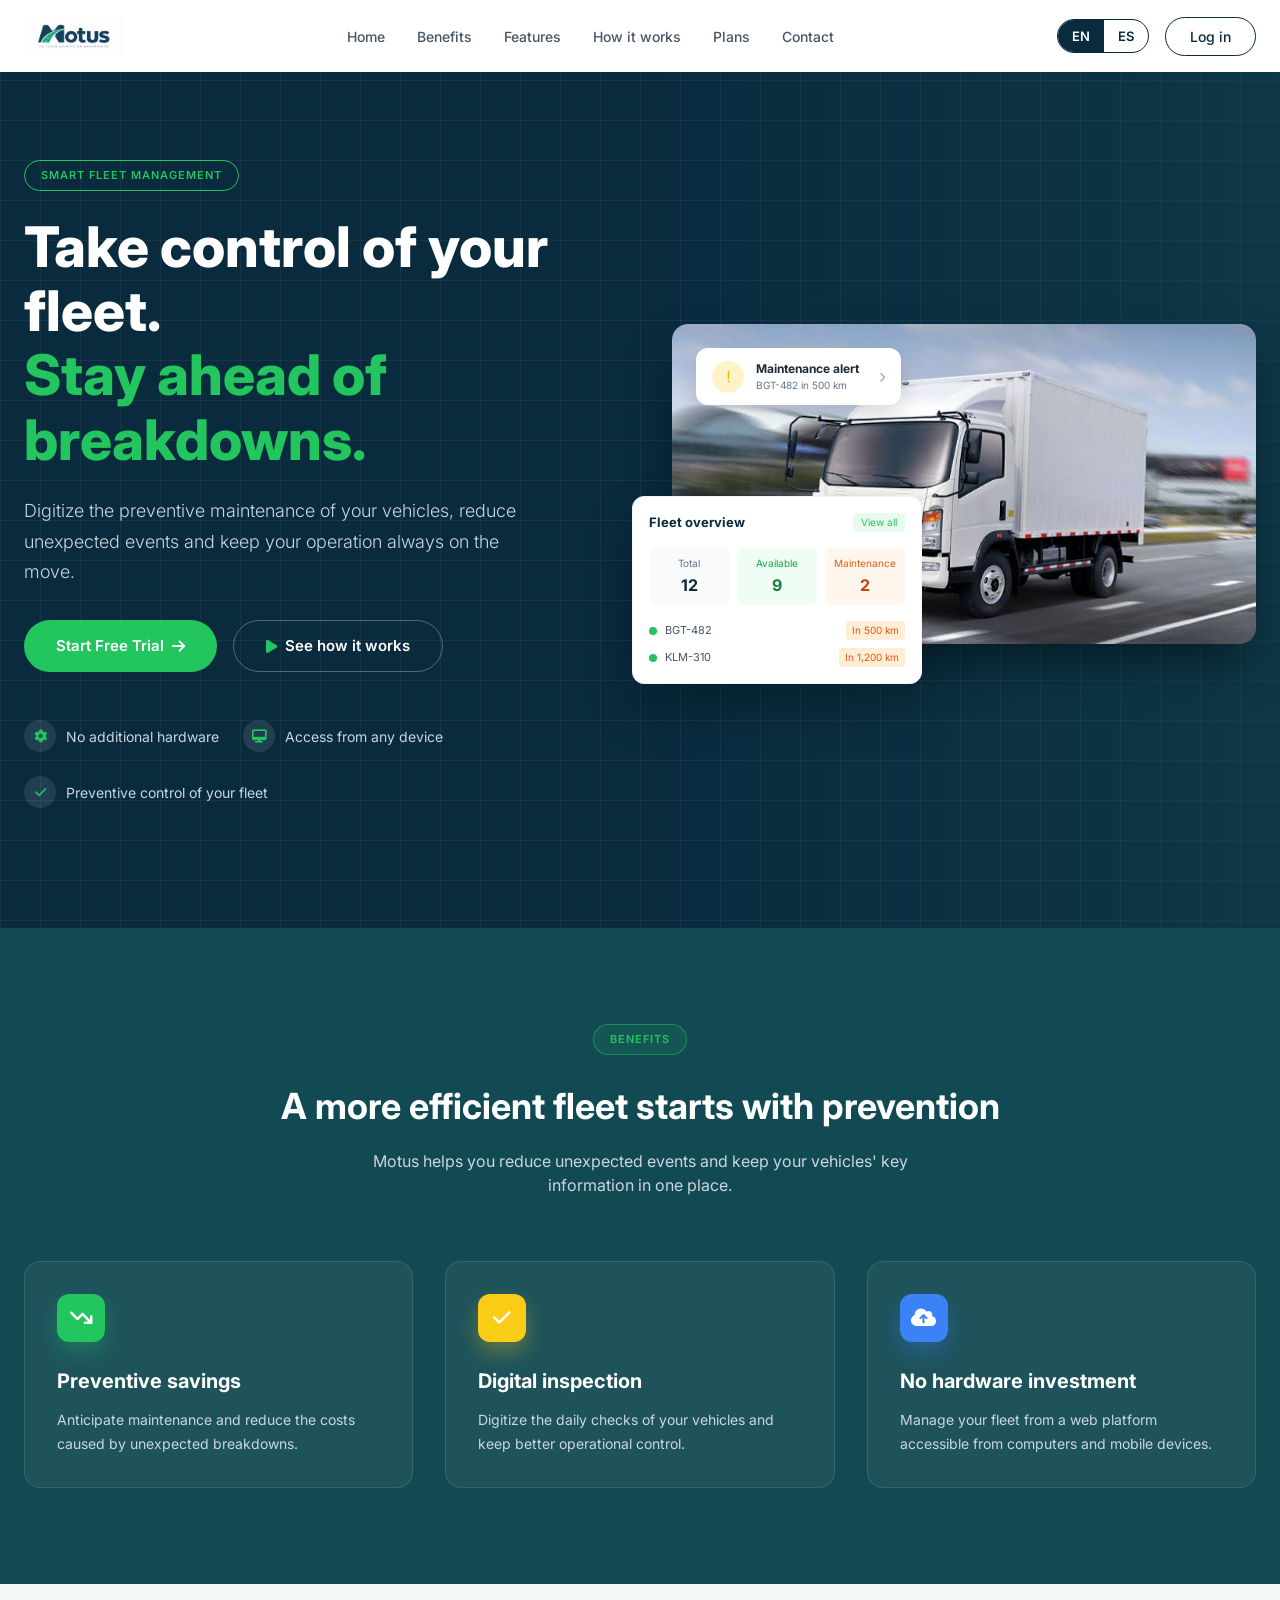
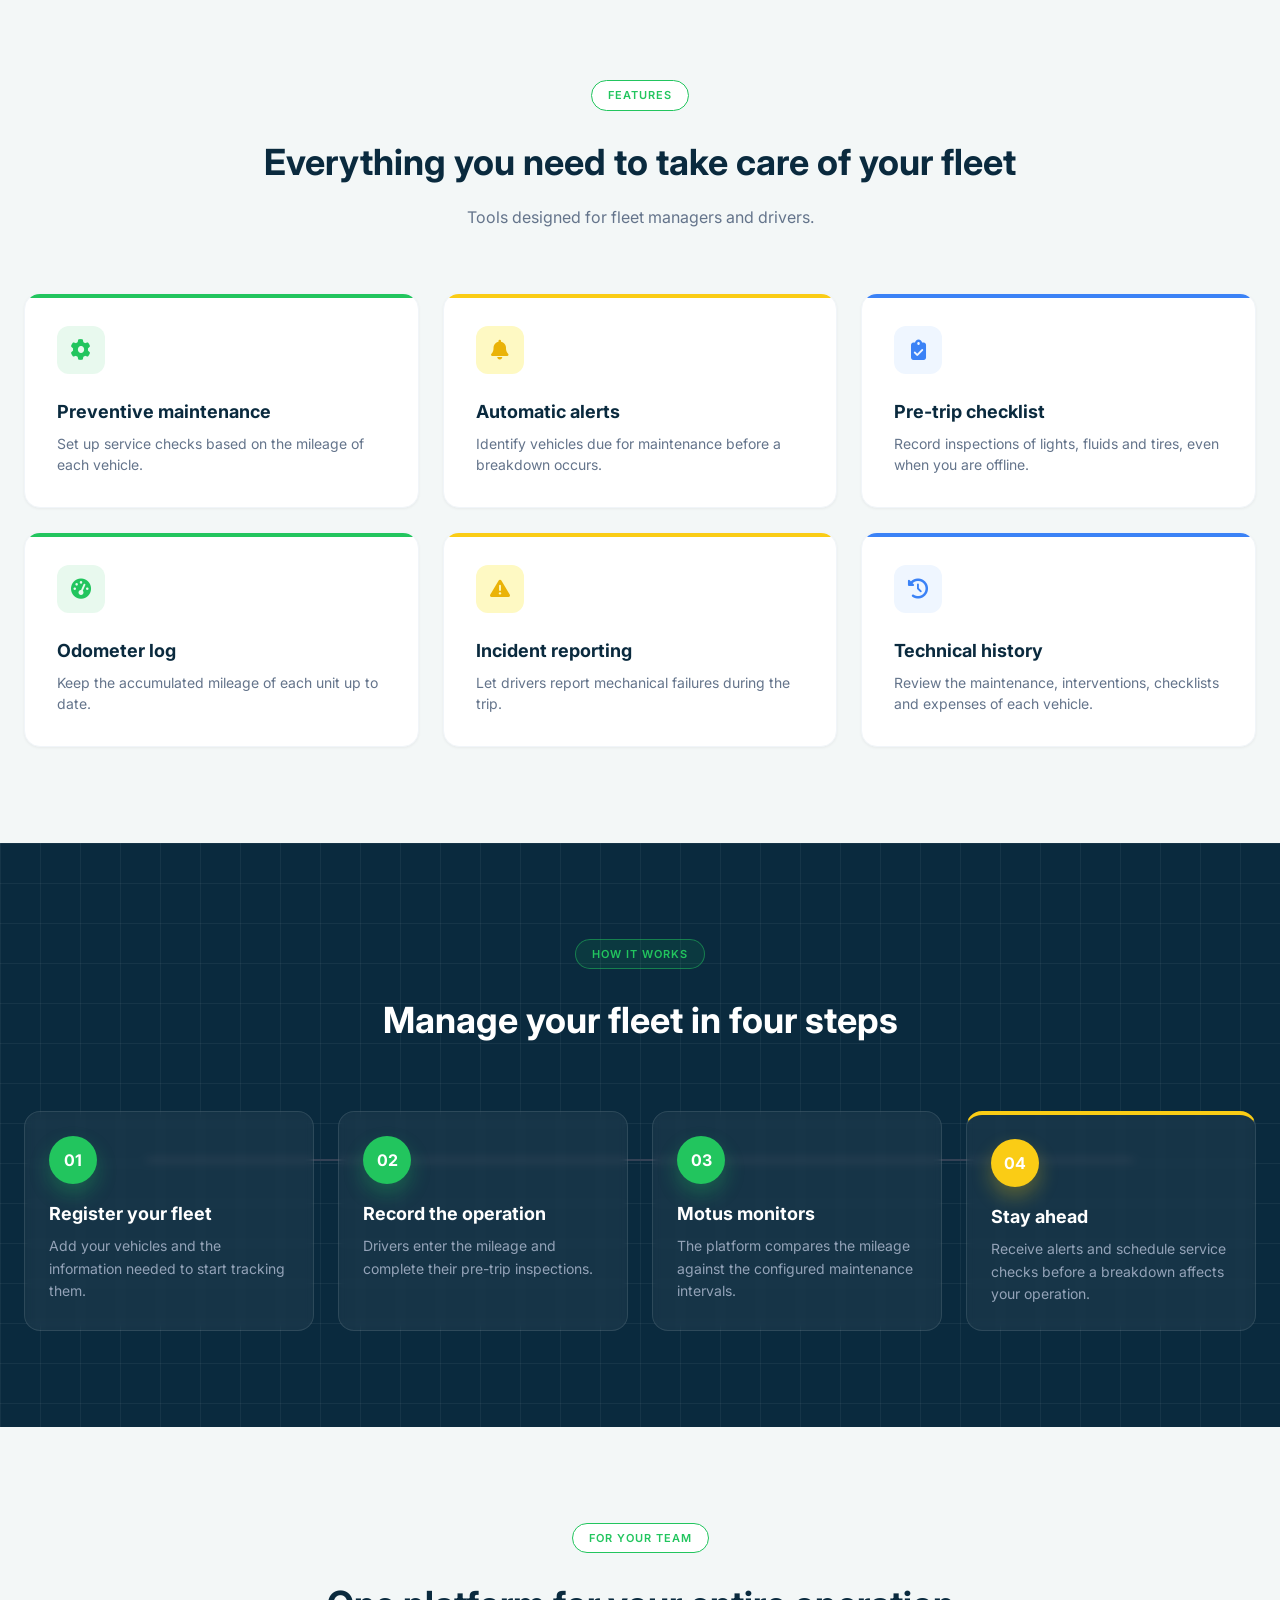
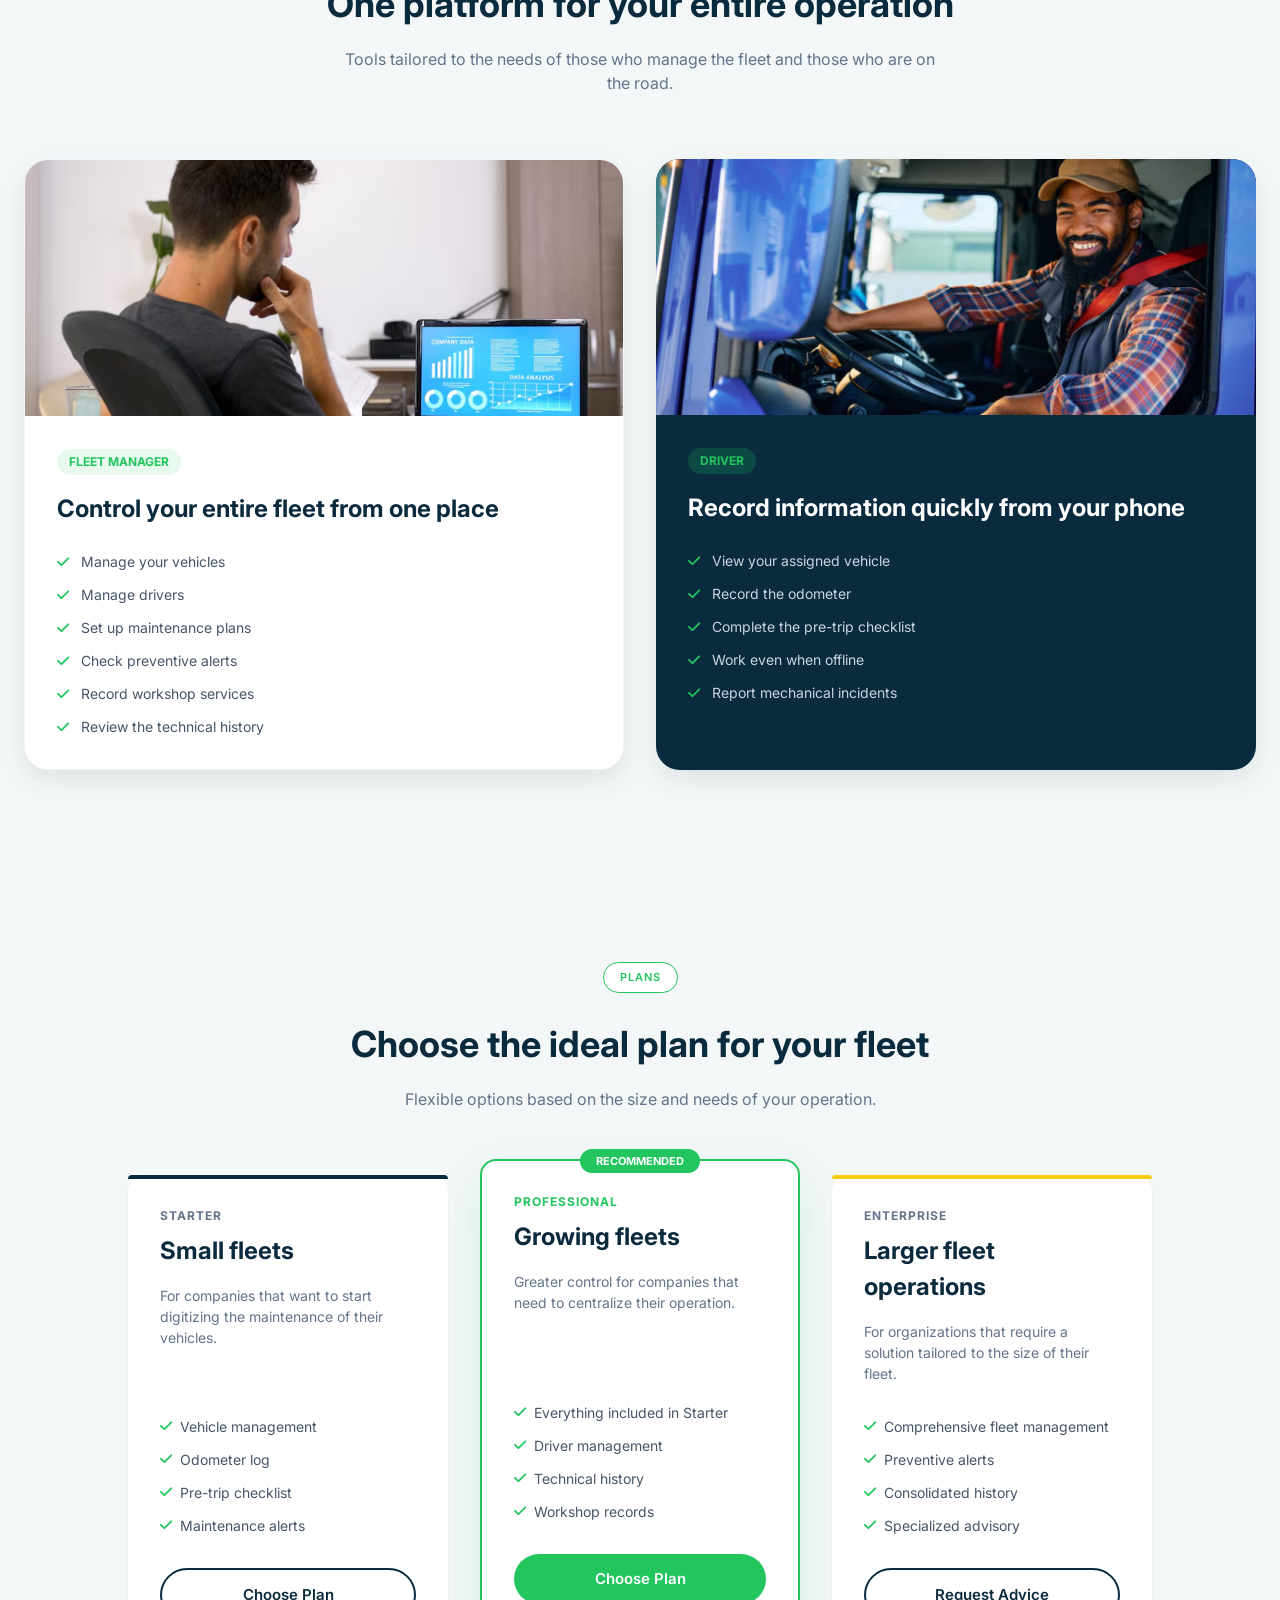
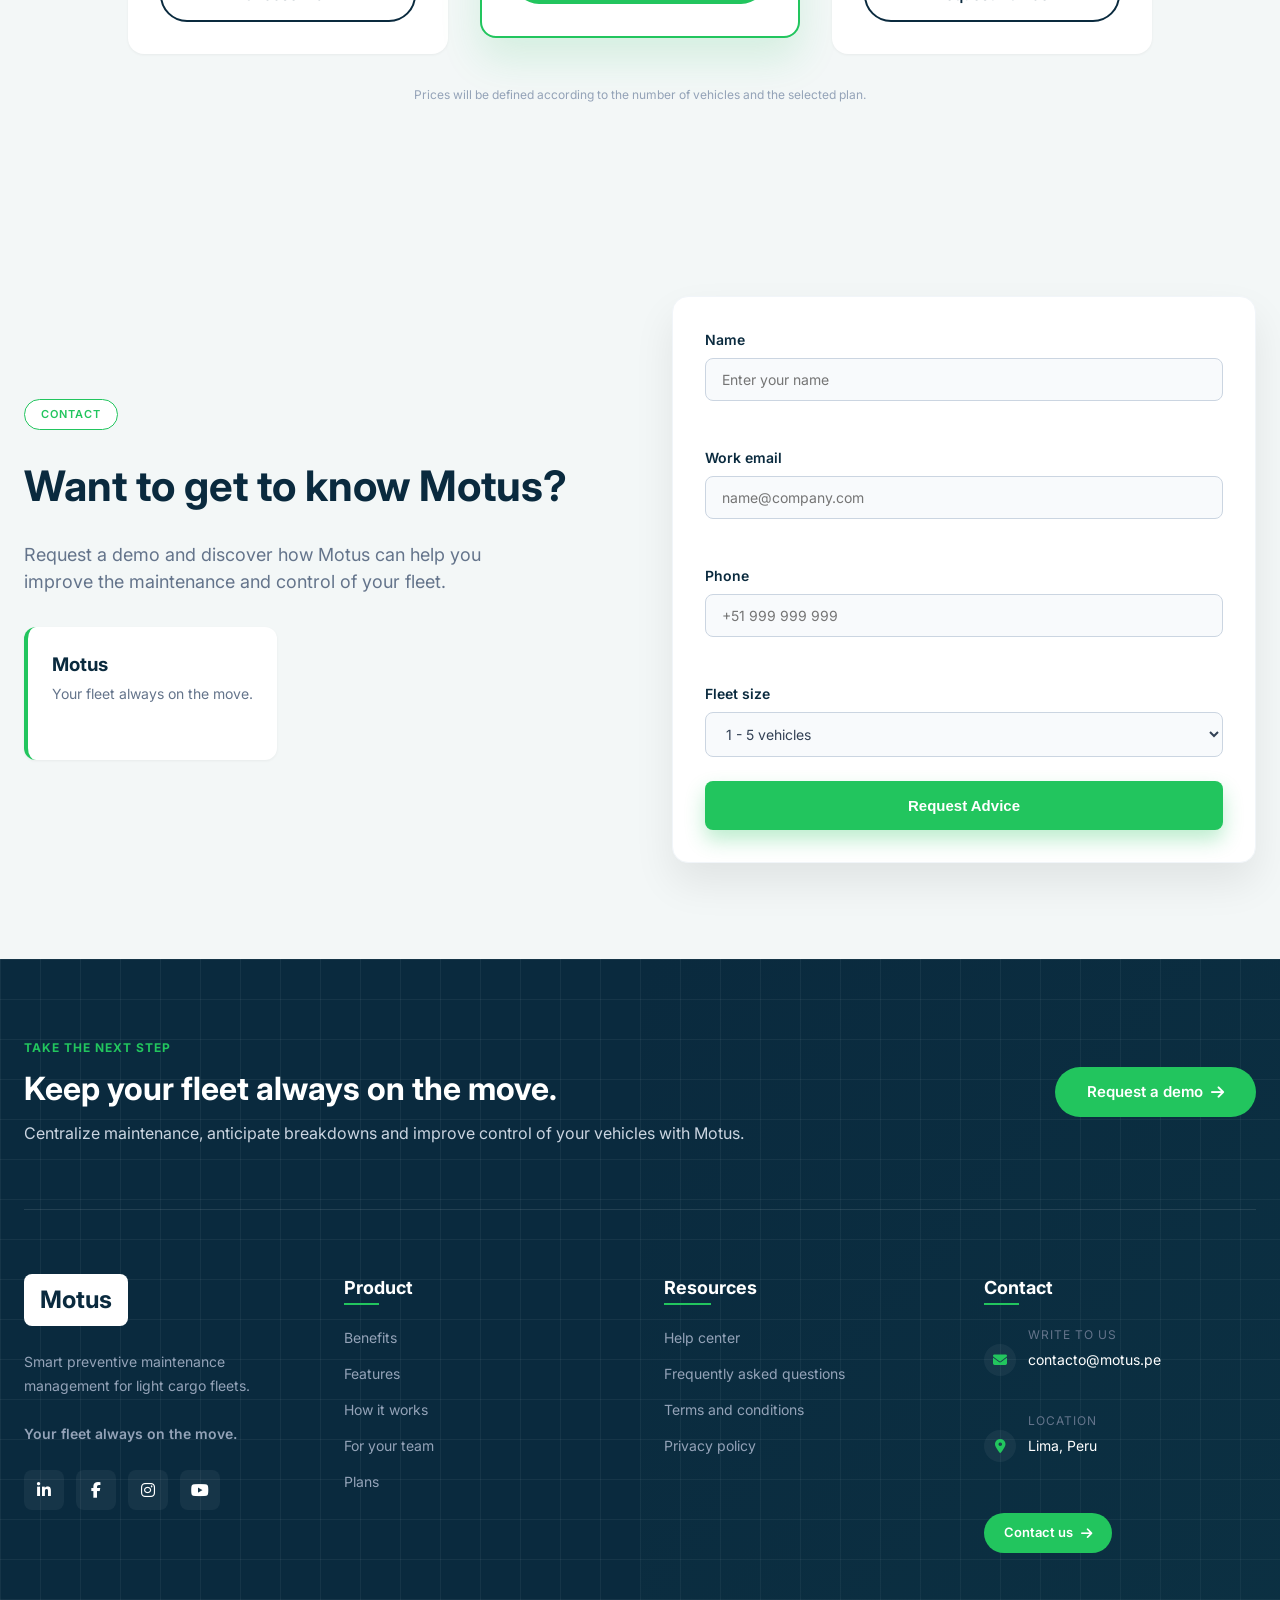
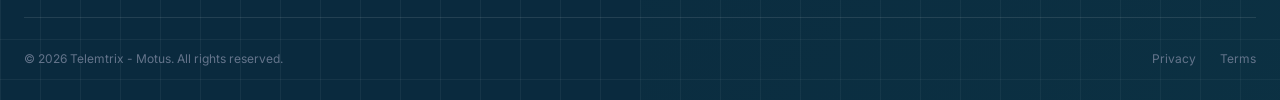
<file: index.html>
<!DOCTYPE html>
<html lang="en-US">
<head>
    <meta charset="UTF-8">
    <meta name="viewport" content="width=device-width, initial-scale=1.0">
    <title data-i18n="meta.title">Motus - Smart Fleet Management</title>
    <link rel="stylesheet" href="styles/styles.css">
</head>
<body>

    <nav class="navbar">
        <div class="container">
            <div class="logo">
                <img src="img/Motus-Logo.png" alt="Motus Logo">
            </div>
            
            <div class="nav-links" id="nav-links">
                <a href="#inicio" data-i18n="nav.home">Home</a>
                <a href="#beneficios" data-i18n="nav.benefits">Benefits</a>
                <a href="#funcionalidades" data-i18n="nav.features">Features</a>
                <a href="#como-funciona" data-i18n="nav.how">How it works</a>
                <a href="#planes" data-i18n="nav.plans">Plans</a>
                <a href="#contacto" data-i18n="nav.contact">Contact</a>
            </div>

            <div class="nav-actions">
                <div class="lang-switch" role="group" aria-label="Language / Idioma">
                    <button type="button" class="lang-btn active" data-lang="en" aria-pressed="true">EN</button>
                    <button type="button" class="lang-btn" data-lang="es" aria-pressed="false">ES</button>
                </div>
                <a href="https://upc-pre-202620-1asi0729-7769-telemtrix.github.io/Telemtrix-FrontEnd/" class="nav-btn-login" data-i18n="nav.login">Log in</a>
            </div>

            <button type="button" class="menu-toggle" aria-label="Open menu" data-i18n-aria-label="nav.menu" aria-expanded="false" aria-controls="nav-links">
                <i class="fa-solid fa-bars"></i>
            </button>
        </div>
    </nav>

    <section id="inicio" class="hero bg-grid-pattern">
        <div class="container">
            <div class="hero-content">
                <div class="hero-text">
                    <span class="badge badge-outline-primary" data-i18n="hero.badge">Smart Fleet Management</span>
                    <h1><span data-i18n="hero.title1">Take control of your fleet.</span><br><span class="text-primary" data-i18n="hero.title2">Stay ahead of breakdowns.</span></h1>
                    <p data-i18n="hero.text">Digitize the preventive maintenance of your vehicles, reduce unexpected events and keep your operation always on the move.</p>
                    
                    <div class="hero-buttons">
                        <a href="https://upc-pre-202620-1asi0729-7769-telemtrix.github.io/Telemtrix-FrontEnd/" class="btn btn-primary"><span data-i18n="cta.trial">Start Free Trial</span> <i class="fa-solid fa-arrow-right"></i></a>
                        <a href="#como-funciona" class="btn btn-outline-white"><i class="fa-solid fa-play text-primary"></i> <span data-i18n="cta.how">See how it works</span></a>
                    </div>

                    <div class="hero-features">
                        <div class="hero-feature-item">
                            <div class="hero-feature-icon"><i class="fa-solid fa-gear"></i></div>
                            <span data-i18n="hero.feat1">No additional hardware</span>
                        </div>
                        <div class="hero-feature-item">
                            <div class="hero-feature-icon"><i class="fa-solid fa-desktop"></i></div>
                            <span data-i18n="hero.feat2">Access from any device</span>
                        </div>
                        <div class="hero-feature-item">
                            <div class="hero-feature-icon"><i class="fa-solid fa-check"></i></div>
                            <span data-i18n="hero.feat3">Preventive control of your fleet</span>
                        </div>
                    </div>
                </div>

                <div class="hero-image">
                    <div class="hero-image-wrapper">
                        <img src="img/hero-truck.jpg" alt="Motus fleet" data-i18n-alt="alt.heroImage">
                        
                        <div class="floating-alert">
                            <div class="alert-icon"><i class="fa-solid fa-exclamation"></i></div>
                            <div class="alert-text">
                                <h4 data-i18n="hero.alertTitle">Maintenance alert</h4>
                                <p data-i18n="hero.alertText">BGT-482 in 500 km</p>
                            </div>
                            <i class="fa-solid fa-chevron-right" style="color:#94a3b8; font-size:10px; margin-left:8px;"></i>
                        </div>

                        <div class="floating-dashboard">
                            <div class="dashboard-header">
                                <h4 data-i18n="hero.dashTitle">Fleet overview</h4>
                                <span data-i18n="hero.dashAll">View all</span>
                            </div>
                            <div class="dashboard-grid">
                                <div class="dashboard-stat stat-total">
                                    <p>Total</p>
                                    <p>12</p>
                                </div>
                                <div class="dashboard-stat stat-available">
                                    <p data-i18n="hero.dashAvailable">Available</p>
                                    <p>9</p>
                                </div>
                                <div class="dashboard-stat stat-maintenance">
                                    <p data-i18n="hero.dashMaintenance">Maintenance</p>
                                    <p>2</p>
                                </div>
                            </div>
                            <div class="dashboard-list">
                                <div class="dashboard-list-item">
                                    <div class="dot"></div>
                                    <span class="vehicle-id">BGT-482</span>
                                    <span class="vehicle-status" data-i18n="hero.dashItem1">In 500 km</span>
                                </div>
                                <div class="dashboard-list-item">
                                    <div class="dot"></div>
                                    <span class="vehicle-id">KLM-310</span>
                                    <span class="vehicle-status" data-i18n="hero.dashItem2">In 1,200 km</span>
                                </div>
                            </div>
                        </div>
                    </div>
                </div>
            </div>
        </div>
    </section>

    <section id="beneficios" class="section bg-teal">
        <div class="container">
            <div class="section-header">
                <span class="badge badge-outline-primary-dark" data-i18n="nav.benefits">Benefits</span>
                <h2 class="text-white" data-i18n="benefits.title">A more efficient fleet starts with prevention</h2>
                <p class="text-white" style="color:#cbd5e1 !important;" data-i18n="benefits.text">Motus helps you reduce unexpected events and keep your vehicles' key information in one place.</p>
            </div>

            <div class="benefits-grid">
                <div class="benefit-card">
                    <div class="benefit-icon benefit-icon-green"><i class="fa-solid fa-arrow-trend-down"></i></div>
                    <h3 data-i18n="benefits.card1Title">Preventive savings</h3>
                    <p data-i18n="benefits.card1Text">Anticipate maintenance and reduce the costs caused by unexpected breakdowns.</p>
                </div>
                <div class="benefit-card">
                    <div class="benefit-icon benefit-icon-yellow"><i class="fa-solid fa-check"></i></div>
                    <h3 data-i18n="benefits.card2Title">Digital inspection</h3>
                    <p data-i18n="benefits.card2Text">Digitize the daily checks of your vehicles and keep better operational control.</p>
                </div>
                <div class="benefit-card">
                    <div class="benefit-icon benefit-icon-blue"><i class="fa-solid fa-cloud-arrow-up"></i></div>
                    <h3 data-i18n="benefits.card3Title">No hardware investment</h3>
                    <p data-i18n="benefits.card3Text">Manage your fleet from a web platform accessible from computers and mobile devices.</p>
                </div>
            </div>
        </div>
    </section>

    <section id="funcionalidades" class="section bg-light">
        <div class="container">
            <div class="section-header">
                <span class="badge badge-outline-primary-light" data-i18n="nav.features">Features</span>
                <h2 class="text-dark" data-i18n="features.title">Everything you need to take care of your fleet</h2>
                <p style="color:#64748b;" data-i18n="features.text">Tools designed for fleet managers and drivers.</p>
            </div>

            <div class="features-grid">
                <div class="feature-card green">
                    <div class="feature-icon feature-icon-green"><i class="fa-solid fa-gear"></i></div>
                    <h3 data-i18n="features.card1Title">Preventive maintenance</h3>
                    <p data-i18n="features.card1Text">Set up service checks based on the mileage of each vehicle.</p>
                </div>
                <div class="feature-card yellow">
                    <div class="feature-icon feature-icon-yellow"><i class="fa-solid fa-bell"></i></div>
                    <h3 data-i18n="features.card2Title">Automatic alerts</h3>
                    <p data-i18n="features.card2Text">Identify vehicles due for maintenance before a breakdown occurs.</p>
                </div>
                <div class="feature-card blue">
                    <div class="feature-icon feature-icon-blue"><i class="fa-solid fa-clipboard-check"></i></div>
                    <h3 data-i18n="features.card3Title">Pre-trip checklist</h3>
                    <p data-i18n="features.card3Text">Record inspections of lights, fluids and tires, even when you are offline.</p>
                </div>
                <div class="feature-card green">
                    <div class="feature-icon feature-icon-green"><i class="fa-solid fa-gauge-high"></i></div>
                    <h3 data-i18n="features.card4Title">Odometer log</h3>
                    <p data-i18n="features.card4Text">Keep the accumulated mileage of each unit up to date.</p>
                </div>
                <div class="feature-card yellow">
                    <div class="feature-icon feature-icon-yellow"><i class="fa-solid fa-triangle-exclamation"></i></div>
                    <h3 data-i18n="features.card5Title">Incident reporting</h3>
                    <p data-i18n="features.card5Text">Let drivers report mechanical failures during the trip.</p>
                </div>
                <div class="feature-card blue">
                    <div class="feature-icon feature-icon-blue"><i class="fa-solid fa-clock-rotate-left"></i></div>
                    <h3 data-i18n="features.card6Title">Technical history</h3>
                    <p data-i18n="features.card6Text">Review the maintenance, interventions, checklists and expenses of each vehicle.</p>
                </div>
            </div>
        </div>
    </section>

    <section id="como-funciona" class="section bg-dark bg-grid-pattern">
        <div class="container">
            <div class="section-header">
                <span class="badge badge-outline-primary-dark" data-i18n="nav.how">How it works</span>
                <h2 class="text-white" data-i18n="how.title">Manage your fleet in four steps</h2>
            </div>

            <div class="steps-grid">
                <div class="steps-line"></div>

                <div class="step-card">
                    <div class="step-number step-number-green">01</div>
                    <h3 data-i18n="how.step1Title">Register your fleet</h3>
                    <p data-i18n="how.step1Text">Add your vehicles and the information needed to start tracking them.</p>
                </div>
                <div class="step-card">
                    <div class="step-number step-number-green">02</div>
                    <h3 data-i18n="how.step2Title">Record the operation</h3>
                    <p data-i18n="how.step2Text">Drivers enter the mileage and complete their pre-trip inspections.</p>
                </div>
                <div class="step-card">
                    <div class="step-number step-number-green">03</div>
                    <h3 data-i18n="how.step3Title">Motus monitors</h3>
                    <p data-i18n="how.step3Text">The platform compares the mileage against the configured maintenance intervals.</p>
                </div>
                <div class="step-card highlight">
                    <div class="step-number step-number-yellow">04</div>
                    <h3 data-i18n="how.step4Title">Stay ahead</h3>
                    <p data-i18n="how.step4Text">Receive alerts and schedule service checks before a breakdown affects your operation.</p>
                </div>
            </div>
        </div>
    </section>

    <section id="equipo" class="section bg-light">
        <div class="container">
            <div class="section-header">
                <span class="badge badge-outline-primary-light" data-i18n="team.badge">For your team</span>
                <h2 class="text-dark" data-i18n="team.title">One platform for your entire operation</h2>
                <p style="color:#64748b;" data-i18n="team.text">Tools tailored to the needs of those who manage the fleet and those who are on the road.</p>
            </div>

            <div class="team-grid">
                <div class="team-card team-card-light">
                    <img src="img/team-office.jpg" alt="Fleet manager" data-i18n-alt="team.managerTag">
                    <div class="team-card-content">
                        <span class="team-tag team-tag-light" data-i18n="team.managerTag">Fleet manager</span>
                        <h3 data-i18n="team.managerTitle">Control your entire fleet from one place</h3>
                        <ul class="team-list">
                            <li><i class="fa-solid fa-check"></i> <span data-i18n="team.manager1">Manage your vehicles</span></li>
                            <li><i class="fa-solid fa-check"></i> <span data-i18n="team.manager2">Manage drivers</span></li>
                            <li><i class="fa-solid fa-check"></i> <span data-i18n="team.manager3">Set up maintenance plans</span></li>
                            <li><i class="fa-solid fa-check"></i> <span data-i18n="team.manager4">Check preventive alerts</span></li>
                            <li><i class="fa-solid fa-check"></i> <span data-i18n="team.manager5">Record workshop services</span></li>
                            <li><i class="fa-solid fa-check"></i> <span data-i18n="team.manager6">Review the technical history</span></li>
                        </ul>
                    </div>
                </div>

                <div class="team-card team-card-dark">
                    <img src="img/driver-truck.jpg" alt="Driver" data-i18n-alt="team.driverTag">
                    <div class="team-card-content">
                        <span class="team-tag team-tag-dark" data-i18n="team.driverTag">Driver</span>
                        <h3 data-i18n="team.driverTitle">Record information quickly from your phone</h3>
                        <ul class="team-list">
                            <li><i class="fa-solid fa-check"></i> <span data-i18n="team.driver1">View your assigned vehicle</span></li>
                            <li><i class="fa-solid fa-check"></i> <span data-i18n="team.driver2">Record the odometer</span></li>
                            <li><i class="fa-solid fa-check"></i> <span data-i18n="team.driver3">Complete the pre-trip checklist</span></li>
                            <li><i class="fa-solid fa-check"></i> <span data-i18n="team.driver4">Work even when offline</span></li>
                            <li><i class="fa-solid fa-check"></i> <span data-i18n="team.driver5">Report mechanical incidents</span></li>
                        </ul>
                    </div>
                </div>
            </div>
        </div>
    </section>

    <section id="planes" class="section bg-light">
        <div class="container">
            <div class="section-header">
                <span class="badge badge-outline-primary-light" data-i18n="nav.plans">Plans</span>
                <h2 class="text-dark" data-i18n="plans.title">Choose the ideal plan for your fleet</h2>
                <p style="color:#64748b;" data-i18n="plans.text">Flexible options based on the size and needs of your operation.</p>
            </div>

            <div class="plans-grid">
                <div class="plan-card dark-top">
                    <span class="plan-label plan-label-grey" data-i18n="plans.starterLabel">Starter</span>
                    <h3 class="plan-title" data-i18n="plans.starterTitle">Small fleets</h3>
                    <p class="plan-desc" data-i18n="plans.starterDesc">For companies that want to start digitizing the maintenance of their vehicles.</p>
                    <ul class="plan-features">
                        <li><i class="fa-solid fa-check"></i> <span data-i18n="plans.starter1">Vehicle management</span></li>
                        <li><i class="fa-solid fa-check"></i> <span data-i18n="features.card4Title">Odometer log</span></li>
                        <li><i class="fa-solid fa-check"></i> <span data-i18n="features.card3Title">Pre-trip checklist</span></li>
                        <li><i class="fa-solid fa-check"></i> <span data-i18n="plans.starter4">Maintenance alerts</span></li>
                    </ul>
                    <a href="#contacto" class="btn btn-outline-dark btn-full" data-i18n="plans.choose">Choose Plan</a>
                </div>

                <div class="plan-card featured">
                    <span class="plan-badge" data-i18n="plans.recommended">Recommended</span>
                    <span class="plan-label plan-label-green" data-i18n="plans.proLabel">Professional</span>
                    <h3 class="plan-title" data-i18n="plans.proTitle">Growing fleets</h3>
                    <p class="plan-desc" data-i18n="plans.proDesc">Greater control for companies that need to centralize their operation.</p>
                    <ul class="plan-features">
                        <li><i class="fa-solid fa-check"></i> <span data-i18n="plans.pro1">Everything included in Starter</span></li>
                        <li><i class="fa-solid fa-check"></i> <span data-i18n="plans.pro2">Driver management</span></li>
                        <li><i class="fa-solid fa-check"></i> <span data-i18n="features.card6Title">Technical history</span></li>
                        <li><i class="fa-solid fa-check"></i> <span data-i18n="plans.pro4">Workshop records</span></li>
                    </ul>
                    <a href="#contacto" class="btn btn-primary btn-full" data-i18n="plans.choose">Choose Plan</a>
                </div>

                <div class="plan-card yellow-top">
                    <span class="plan-label plan-label-grey" data-i18n="plans.entLabel">Enterprise</span>
                    <h3 class="plan-title" data-i18n="plans.entTitle">Larger fleet operations</h3>
                    <p class="plan-desc" data-i18n="plans.entDesc">For organizations that require a solution tailored to the size of their fleet.</p>
                    <ul class="plan-features">
                        <li><i class="fa-solid fa-check"></i> <span data-i18n="plans.ent1">Comprehensive fleet management</span></li>
                        <li><i class="fa-solid fa-check"></i> <span data-i18n="plans.ent2">Preventive alerts</span></li>
                        <li><i class="fa-solid fa-check"></i> <span data-i18n="plans.ent3">Consolidated history</span></li>
                        <li><i class="fa-solid fa-check"></i> <span data-i18n="plans.ent4">Specialized advisory</span></li>
                    </ul>
                    <a href="#contacto" class="btn btn-outline-dark btn-full" data-i18n="cta.advice">Request Advice</a>
                </div>
            </div>
            <p class="plans-note" data-i18n="plans.note">Prices will be defined according to the number of vehicles and the selected plan.</p>
        </div>
    </section>

    <section id="contacto" class="section bg-light">
        <div class="container">
            <div class="contact-wrapper">
                <div class="contact-text">
                    <span class="badge badge-outline-primary-light" data-i18n="nav.contact">Contact</span>
                    <h2 data-i18n="contact.title">Want to get to know Motus?</h2>
                    <p data-i18n="contact.text">Request a demo and discover how Motus can help you improve the maintenance and control of your fleet.</p>
                    
                    <div class="contact-info-box">
                        <h3>Motus</h3>
                        <p data-i18n="brand.slogan">Your fleet always on the move.</p>
                    </div>
                </div>

                <div class="contact-form-wrapper">
                    <div class="contact-form-card">
                        <form id="contact-form" novalidate>
                            <div class="form-group">
                                <label for="contact-name" data-i18n="form.name">Name</label>
                                <input type="text" id="contact-name" name="name" autocomplete="name" placeholder="Enter your name" data-i18n-placeholder="form.namePlaceholder" aria-describedby="contact-name-error" required>
                                <small class="form-error" id="contact-name-error" aria-live="polite"></small>
                            </div>
                            <div class="form-group">
                                <label for="contact-email" data-i18n="form.email">Work email</label>
                                <input type="email" id="contact-email" name="email" autocomplete="email" placeholder="name@company.com" data-i18n-placeholder="form.emailPlaceholder" aria-describedby="contact-email-error" required>
                                <small class="form-error" id="contact-email-error" aria-live="polite"></small>
                            </div>
                            <div class="form-group">
                                <label for="contact-phone" data-i18n="form.phone">Phone</label>
                                <input type="tel" id="contact-phone" name="phone" autocomplete="tel" placeholder="+51 999 999 999" aria-describedby="contact-phone-error" required>
                                <small class="form-error" id="contact-phone-error" aria-live="polite"></small>
                            </div>
                            <div class="form-group">
                                <label for="contact-fleet-size" data-i18n="form.fleetSize">Fleet size</label>
                                <select id="contact-fleet-size" name="fleetSize">
                                    <option data-i18n="form.size1">1 - 5 vehicles</option>
                                    <option data-i18n="form.size2">6 - 20 vehicles</option>
                                    <option data-i18n="form.size3">21 - 50 vehicles</option>
                                    <option data-i18n="form.size4">50+ vehicles</option>
                                </select>
                            </div>
                            <button type="submit" class="form-btn" data-i18n="cta.advice">Request Advice</button>
                            <p class="form-success" id="contact-success" role="status" data-i18n="form.success" hidden>Thank you! We received your request and will contact you soon.</p>
                        </form>
                    </div>
                </div>
            </div>
        </div>
    </section>

    <footer class="footer bg-grid-pattern">
        <div class="container footer-content">
            <div class="footer-cta">
                <div class="footer-cta-text">
                    <span data-i18n="footer.ctaTag">Take the next step</span>
                    <h2 data-i18n="footer.ctaTitle">Keep your fleet always on the move.</h2>
                    <p data-i18n="footer.ctaText">Centralize maintenance, anticipate breakdowns and improve control of your vehicles with Motus.</p>
                </div>
                <a href="#contacto" class="btn btn-primary"><span data-i18n="cta.demo">Request a demo</span> <i class="fa-solid fa-arrow-right"></i></a>
            </div>

            <div class="footer-links">
                <div class="footer-col">
                    <div class="footer-logo-box">
                        <span>Motus</span>
                    </div>
                    <p data-i18n="footer.about">Smart preventive maintenance management for light cargo fleets.</p>
                    <p class="footer-slogan" data-i18n="brand.slogan">Your fleet always on the move.</p>
                    <div class="social-icons">
                        <a href="#" aria-label="LinkedIn"><i class="fa-brands fa-linkedin-in" aria-hidden="true"></i></a>
                        <a href="#" aria-label="Facebook"><i class="fa-brands fa-facebook-f" aria-hidden="true"></i></a>
                        <a href="#" aria-label="Instagram"><i class="fa-brands fa-instagram" aria-hidden="true"></i></a>
                        <a href="#" aria-label="YouTube"><i class="fa-brands fa-youtube" aria-hidden="true"></i></a>
                    </div>
                </div>

                <div class="footer-col">
                    <h4 data-i18n="footer.product">Product</h4>
                    <ul>
                        <li><a href="#beneficios" data-i18n="nav.benefits">Benefits</a></li>
                        <li><a href="#funcionalidades" data-i18n="nav.features">Features</a></li>
                        <li><a href="#como-funciona" data-i18n="nav.how">How it works</a></li>
                        <li><a href="#equipo" data-i18n="team.badge">For your team</a></li>
                        <li><a href="#planes" data-i18n="nav.plans">Plans</a></li>
                    </ul>
                </div>

                <div class="footer-col">
                    <h4 data-i18n="footer.resources">Resources</h4>
                    <ul>
                        <li><a href="#contacto" data-i18n="footer.help">Help center</a></li>
                        <li><a href="#contacto" data-i18n="footer.faq">Frequently asked questions</a></li>
                        <li><a href="terms.html" data-i18n="footer.terms">Terms and conditions</a></li>
                        <li><a href="terms.html#privacy" data-i18n="footer.privacy">Privacy policy</a></li>
                    </ul>
                </div>

                <div class="footer-col">
                    <h4 data-i18n="nav.contact">Contact</h4>
                    <div class="footer-contact-item">
                        <div class="footer-contact-icon"><i class="fa-solid fa-envelope"></i></div>
                        <div>
                            <p data-i18n="footer.writeUs">Write to us</p>
                            <p>contacto@motus.pe</p>
                        </div>
                    </div>
                    <div class="footer-contact-item">
                        <div class="footer-contact-icon"><i class="fa-solid fa-location-dot"></i></div>
                        <div>
                            <p data-i18n="footer.location">Location</p>
                            <p data-i18n="footer.city">Lima, Peru</p>
                        </div>
                    </div>
                    <a href="#contacto" class="btn btn-primary" style="font-size:13px; padding:10px 20px; margin-top:16px;"><span data-i18n="cta.contactUs">Contact us</span> <i class="fa-solid fa-arrow-right"></i></a>
                </div>
            </div>

            <div class="footer-bottom">
                <p data-i18n="footer.rights">© 2026 Telemtrix - Motus. All rights reserved.</p>
                <div class="footer-bottom-links">
                    <a href="terms.html#privacy" data-i18n="footer.privacyShort">Privacy</a>
                    <a href="terms.html" data-i18n="footer.termsShort">Terms</a>
                </div>
            </div>
        </div>
    </footer>
    <script src="js/i18n.js"></script>
    <script src="js/main.js"></script>
</body>
</html>
</file>
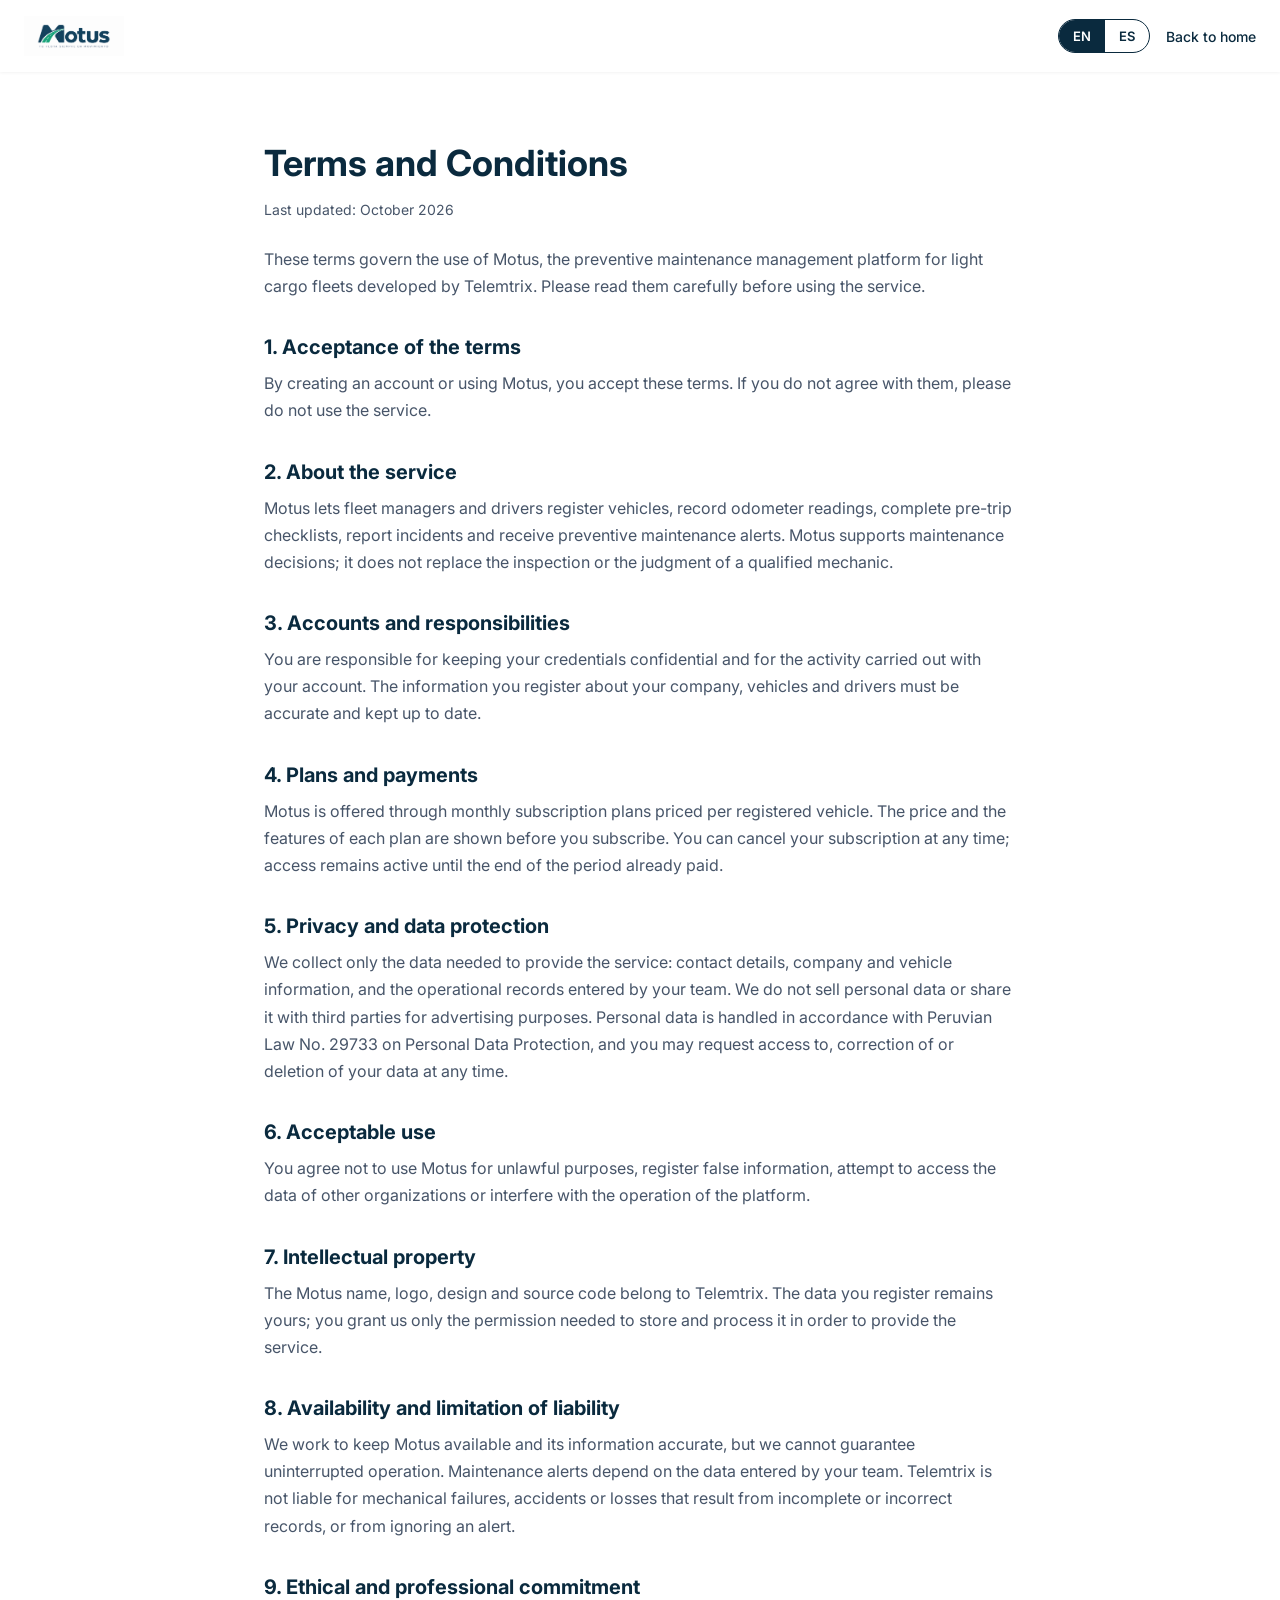
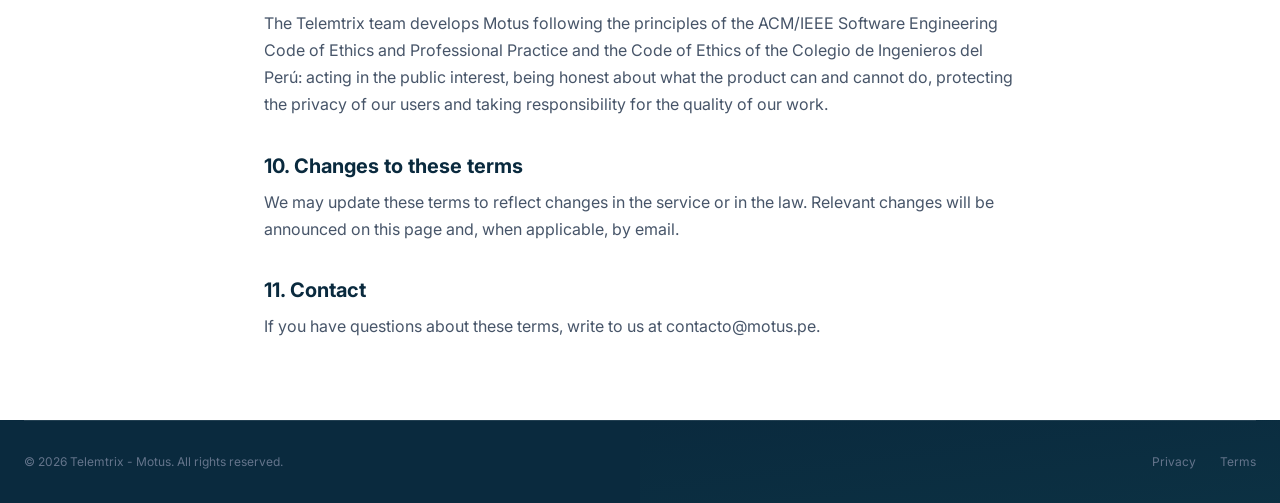
<file: terms.html>
<!DOCTYPE html>
<html lang="en-US">
<head>
    <meta charset="UTF-8">
    <meta name="viewport" content="width=device-width, initial-scale=1.0">
    <title data-i18n="terms.pageTitle">Motus - Terms and Conditions</title>
    <link rel="stylesheet" href="styles/styles.css">
</head>
<body>

    <nav class="navbar">
        <div class="container">
            <a href="index.html" class="logo">
                <img src="img/Motus-Logo.png" alt="Motus Logo">
            </a>

            <div class="nav-actions terms-nav-actions">
                <div class="lang-switch" role="group" aria-label="Language / Idioma">
                    <button type="button" class="lang-btn active" data-lang="en" aria-pressed="true">EN</button>
                    <button type="button" class="lang-btn" data-lang="es" aria-pressed="false">ES</button>
                </div>
                <a href="index.html" class="terms-back" data-i18n="terms.back">Back to home</a>
            </div>
        </div>
    </nav>

    <main class="terms">
        <div class="container">
            <h1 data-i18n="terms.title">Terms and Conditions</h1>
            <p class="terms-updated" data-i18n="terms.updated">Last updated: October 2026</p>
            <p data-i18n="terms.intro">These terms govern the use of Motus, the preventive maintenance management platform for light cargo fleets developed by Telemtrix. Please read them carefully before using the service.</p>

            <h2 data-i18n="terms.s1Title">1. Acceptance of the terms</h2>
            <p data-i18n="terms.s1Text">By creating an account or using Motus, you accept these terms. If you do not agree with them, please do not use the service.</p>

            <h2 data-i18n="terms.s2Title">2. About the service</h2>
            <p data-i18n="terms.s2Text">Motus lets fleet managers and drivers register vehicles, record odometer readings, complete pre-trip checklists, report incidents and receive preventive maintenance alerts. Motus supports maintenance decisions; it does not replace the inspection or the judgment of a qualified mechanic.</p>

            <h2 data-i18n="terms.s3Title">3. Accounts and responsibilities</h2>
            <p data-i18n="terms.s3Text">You are responsible for keeping your credentials confidential and for the activity carried out with your account. The information you register about your company, vehicles and drivers must be accurate and kept up to date.</p>

            <h2 data-i18n="terms.s4Title">4. Plans and payments</h2>
            <p data-i18n="terms.s4Text">Motus is offered through monthly subscription plans priced per registered vehicle. The price and the features of each plan are shown before you subscribe. You can cancel your subscription at any time; access remains active until the end of the period already paid.</p>

            <h2 id="privacy" data-i18n="terms.s5Title">5. Privacy and data protection</h2>
            <p data-i18n="terms.s5Text">We collect only the data needed to provide the service: contact details, company and vehicle information, and the operational records entered by your team. We do not sell personal data or share it with third parties for advertising purposes. Personal data is handled in accordance with Peruvian Law No. 29733 on Personal Data Protection, and you may request access to, correction of or deletion of your data at any time.</p>

            <h2 data-i18n="terms.s6Title">6. Acceptable use</h2>
            <p data-i18n="terms.s6Text">You agree not to use Motus for unlawful purposes, register false information, attempt to access the data of other organizations or interfere with the operation of the platform.</p>

            <h2 data-i18n="terms.s7Title">7. Intellectual property</h2>
            <p data-i18n="terms.s7Text">The Motus name, logo, design and source code belong to Telemtrix. The data you register remains yours; you grant us only the permission needed to store and process it in order to provide the service.</p>

            <h2 data-i18n="terms.s8Title">8. Availability and limitation of liability</h2>
            <p data-i18n="terms.s8Text">We work to keep Motus available and its information accurate, but we cannot guarantee uninterrupted operation. Maintenance alerts depend on the data entered by your team. Telemtrix is not liable for mechanical failures, accidents or losses that result from incomplete or incorrect records, or from ignoring an alert.</p>

            <h2 data-i18n="terms.s9Title">9. Ethical and professional commitment</h2>
            <p data-i18n="terms.s9Text">The Telemtrix team develops Motus following the principles of the ACM/IEEE Software Engineering Code of Ethics and Professional Practice and the Code of Ethics of the Colegio de Ingenieros del Perú: acting in the public interest, being honest about what the product can and cannot do, protecting the privacy of our users and taking responsibility for the quality of our work.</p>

            <h2 data-i18n="terms.s10Title">10. Changes to these terms</h2>
            <p data-i18n="terms.s10Text">We may update these terms to reflect changes in the service or in the law. Relevant changes will be announced on this page and, when applicable, by email.</p>

            <h2 data-i18n="terms.s11Title">11. Contact</h2>
            <p data-i18n="terms.s11Text">If you have questions about these terms, write to us at contacto@motus.pe.</p>
        </div>
    </main>

    <footer class="footer">
        <div class="container footer-content">
            <div class="footer-bottom">
                <p data-i18n="footer.rights">© 2026 Telemtrix - Motus. All rights reserved.</p>
                <div class="footer-bottom-links">
                    <a href="terms.html#privacy" data-i18n="footer.privacyShort">Privacy</a>
                    <a href="terms.html" data-i18n="footer.termsShort">Terms</a>
                </div>
            </div>
        </div>
    </footer>

    <script src="js/i18n.js"></script>
</body>
</html>
</file>
<file: styles/styles.css>
@import url('https://fonts.googleapis.com/css2?family=Inter:wght@300;400;500;600;700;800&display=swap');
@import url('https://cdnjs.cloudflare.com/ajax/libs/font-awesome/6.4.0/css/all.min.css');

:root {
    --motus-dark: #0A2A3E;
    --motus-teal: #124A54;
    --motus-primary: #22C55E;
    --motus-primary-hover: #16A34A;
    --motus-light: #F3F7F7;
    --slate-300: #cbd5e1;
    --slate-400: #94a3b8;
    --slate-500: #64748b;
    --slate-600: #475569;
    --slate-700: #334155;
    --slate-800: #1e293b;
    --white: #ffffff;
}

* {
    margin: 0;
    padding: 0;
    box-sizing: border-box;
}

html {
    scroll-behavior: smooth;
}

body {
    font-family: 'Inter', sans-serif;
    color: var(--slate-700);
    background-color: var(--white);
    overflow-x: hidden;
    line-height: 1.5;
    -webkit-font-smoothing: antialiased;
}

a {
    text-decoration: none;
    color: inherit;
}

ul {
    list-style: none;
}

img {
    max-width: 100%;
    display: block;
}

/* --- Utilidades Generales --- */
.container {
    max-width: 1280px;
    margin: 0 auto;
    padding: 0 24px;
}

.text-primary { color: var(--motus-primary); }
.text-white { color: var(--white); }
.text-dark { color: var(--motus-dark); }
.bg-dark { background-color: var(--motus-dark); }
.bg-teal { background-color: var(--motus-teal); }
.bg-light { background-color: var(--motus-light); }
.bg-primary { background-color: var(--motus-primary); }

.bg-grid-pattern {
    background-image: linear-gradient(rgba(255, 255, 255, 0.05) 1px, transparent 1px),
                      linear-gradient(90deg, rgba(255, 255, 255, 0.05) 1px, transparent 1px);
    background-size: 40px 40px;
}

/* --- Botones --- */
.btn {
    display: inline-flex;
    align-items: center;
    justify-content: center;
    gap: 8px;
    padding: 14px 32px;
    border-radius: 50px;
    font-weight: 600;
    font-size: 15px;
    transition: all 0.3s ease;
    cursor: pointer;
    border: none;
}

.btn-primary {
    background-color: var(--motus-primary);
    color: var(--white);
}

.btn-primary:hover {
    background-color: var(--motus-primary-hover);
}

.btn-outline-white {
    border: 1px solid rgba(255, 255, 255, 0.3);
    color: var(--white);
}

.btn-outline-white:hover {
    border-color: var(--white);
}

.btn-outline-dark {
    border: 2px solid var(--motus-dark);
    color: var(--motus-dark);
    border-radius: 50px;
}

.btn-outline-dark:hover {
    background-color: var(--motus-dark);
    color: var(--white);
}

.btn-full {
    width: 100%;
}

/* --- Badges / Etiquetas --- */
.badge {
    display: inline-block;
    font-size: 11px;
    font-weight: 600;
    padding: 6px 16px;
    border-radius: 50px;
    text-transform: uppercase;
    letter-spacing: 1px;
    margin-bottom: 24px;
}

.badge-outline-primary {
    border: 1px solid var(--motus-primary);
    color: var(--motus-primary);
}

.badge-outline-primary-dark {
    border: 1px solid rgba(34, 197, 94, 0.5);
    background-color: rgba(34, 197, 94, 0.1);
    color: var(--motus-primary);
}

.badge-outline-primary-light {
    border: 1px solid var(--motus-primary);
    color: var(--motus-primary);
    background-color: var(--white);
}

/* --- Navbar --- */
.navbar {
    background-color: var(--white);
    padding: 16px 0;
    position: fixed;
    top: 0;
    width: 100%;
    z-index: 1000;
    box-shadow: 0 1px 3px rgba(0, 0, 0, 0.05);
}

.navbar .container {
    display: flex;
    justify-content: space-between;
    align-items: center;
}

.logo img {
    height: 40px;
    object-fit: contain;
}

.nav-links {
    display: flex;
    gap: 32px;
    font-size: 14px;
    font-weight: 500;
    color: var(--slate-600);
}

.nav-links a {
    transition: color 0.3s;
}

.nav-links a:hover {
    color: var(--motus-primary);
}

.nav-btn-login {
    border: 1px solid var(--motus-dark);
    color: var(--motus-dark);
    padding: 8px 24px;
    border-radius: 50px;
    font-weight: 500;
    font-size: 14px;
    transition: all 0.3s;
}

.nav-btn-login:hover {
    background-color: var(--motus-dark);
    color: var(--white);
}

/* Language switch (ES / EN) */
.nav-actions {
    display: flex;
    align-items: center;
    gap: 16px;
}

.lang-switch {
    display: flex;
    border: 1px solid var(--motus-dark);
    border-radius: 50px;
    overflow: hidden;
}

.lang-btn {
    background: none;
    border: none;
    padding: 8px 14px;
    font-family: inherit;
    font-size: 13px;
    font-weight: 600;
    color: var(--motus-dark);
    cursor: pointer;
    transition: all 0.3s;
}

.lang-btn:hover {
    background-color: var(--motus-light);
}

.lang-btn.active {
    background-color: var(--motus-dark);
    color: var(--white);
}

.lang-btn:focus-visible {
    outline: 2px solid var(--motus-primary);
    outline-offset: -2px;
}

.menu-toggle {
    display: none;
    min-width: 40px;
    min-height: 40px;
    background: none;
    border: none;
    font-size: 24px;
    color: var(--motus-dark);
    cursor: pointer;
}

/* --- Hero Section --- */
.hero {
    position: relative;
    background-color: var(--motus-dark);
    padding: 160px 0 120px;
    overflow: hidden;
}

.hero::after {
    content: '';
    position: absolute;
    top: 0;
    right: 0;
    width: 50%;
    height: 100%;
    background: linear-gradient(to left, rgba(18, 74, 84, 0.4), transparent);
    pointer-events: none;
}

.hero-content {
    display: flex;
    align-items: center;
    gap: 64px;
    position: relative;
    z-index: 10;
}

.hero-text {
    flex: 1;
    color: var(--white);
}

.hero-text h1 {
    font-size: 56px;
    font-weight: 800;
    line-height: 1.15;
    margin-bottom: 24px;
}

.hero-text p {
    font-size: 18px;
    font-weight: 300;
    color: var(--slate-300);
    margin-bottom: 32px;
    max-width: 500px;
    line-height: 1.7;
}

.hero-buttons {
    display: flex;
    gap: 16px;
    margin-bottom: 48px;
    flex-wrap: wrap;
}

.hero-features {
    display: flex;
    flex-wrap: wrap;
    gap: 24px;
    font-size: 14px;
    color: var(--slate-300);
}

.hero-feature-item {
    display: flex;
    align-items: center;
    gap: 10px;
}

.hero-feature-icon {
    width: 32px;
    height: 32px;
    border-radius: 50%;
    background-color: rgba(255, 255, 255, 0.1);
    display: flex;
    align-items: center;
    justify-content: center;
    color: var(--motus-primary);
    font-size: 13px;
}

.hero-image {
    flex: 1;
    position: relative;
}

.hero-image-wrapper {
    position: relative;
    border-radius: 16px;
    box-shadow: 0 25px 50px -12px rgba(0, 0, 0, 0.5);
}

.hero-image-wrapper img {
    display: block;
    width: 100%;
    height: auto;
    object-fit: cover;
    border-radius: 16px;
}

.floating-alert {
    position: absolute;
    top: 24px;
    left: 24px;
    background-color: var(--white);
    border-radius: 12px;
    box-shadow: 0 10px 25px rgba(0, 0, 0, 0.15);
    padding: 12px 16px;
    display: flex;
    align-items: center;
    gap: 12px;
}

.alert-icon {
    width: 32px;
    height: 32px;
    border-radius: 50%;
    background-color: #fef3c7;
    color: #eab308;
    display: flex;
    align-items: center;
    justify-content: center;
    font-size: 12px;
}

.alert-text h4 {
    font-size: 12px;
    font-weight: 700;
    color: var(--slate-800);
}

.alert-text p {
    font-size: 10px;
    color: var(--slate-500);
}

.floating-dashboard {
    position: absolute;
    bottom: -40px;
    left: -40px;
    background-color: var(--white);
    border-radius: 12px;
    box-shadow: 0 25px 50px rgba(0, 0, 0, 0.2);
    padding: 16px;
    width: 290px;
    border: 1px solid #f1f5f9;
}

.dashboard-header {
    display: flex;
    justify-content: space-between;
    align-items: center;
    margin-bottom: 16px;
}

.dashboard-header h4 {
    font-size: 13px;
    font-weight: 700;
    color: var(--motus-dark);
}

.dashboard-header span {
    font-size: 10px;
    color: var(--motus-primary);
    background-color: rgba(34, 197, 94, 0.1);
    padding: 2px 8px;
    border-radius: 4px;
}

.dashboard-grid {
    display: grid;
    grid-template-columns: repeat(3, 1fr);
    gap: 8px;
    margin-bottom: 16px;
}

.dashboard-stat {
    padding: 8px;
    border-radius: 6px;
    text-align: center;
}

.dashboard-stat p:first-child {
    font-size: 10px;
    margin-bottom: 2px;
}

.dashboard-stat p:last-child {
    font-size: 16px;
    font-weight: 700;
}

.stat-total { background-color: #f8fafc; }
.stat-total p:first-child { color: var(--slate-500); }
.stat-total p:last-child { color: var(--motus-dark); }

.stat-available { background-color: #f0fdf4; }
.stat-available p:first-child { color: #16a34a; }
.stat-available p:last-child { color: #15803d; }

.stat-maintenance { background-color: #fff7ed; }
.stat-maintenance p:first-child { color: #ea580c; }
.stat-maintenance p:last-child { color: #c2410c; }

.dashboard-list {
    display: flex;
    flex-direction: column;
    gap: 8px;
}

.dashboard-list-item {
    display: flex;
    align-items: center;
    gap: 8px;
    font-size: 11px;
}

.dot {
    width: 8px;
    height: 8px;
    border-radius: 50%;
    background-color: var(--motus-primary);
}

.dashboard-list-item .vehicle-id {
    color: var(--slate-600);
    flex: 1;
}

.dashboard-list-item .vehicle-status {
    font-size: 10px;
    background-color: #ffedd5;
    color: #ea580c;
    padding: 2px 6px;
    border-radius: 4px;
}

/* --- Secciones Generales --- */
.section {
    padding: 96px 0;
}

.section-header {
    text-align: center;
    margin-bottom: 64px;
}

.section-header h2 {
    font-size: 36px;
    font-weight: 700;
    margin-bottom: 16px;
}

.section-header p {
    max-width: 600px;
    margin: 0 auto;
}

/* --- Beneficios --- */
.benefits-grid {
    display: grid;
    grid-template-columns: repeat(3, 1fr);
    gap: 32px;
}

.benefit-card {
    background-color: rgba(255, 255, 255, 0.05);
    border: 1px solid rgba(255, 255, 255, 0.1);
    border-radius: 16px;
    padding: 32px;
    transition: background-color 0.3s;
}

.benefit-card:hover {
    background-color: rgba(255, 255, 255, 0.1);
}

.benefit-icon {
    width: 48px;
    height: 48px;
    border-radius: 12px;
    display: flex;
    align-items: center;
    justify-content: center;
    color: var(--white);
    font-size: 20px;
    margin-bottom: 24px;
}

.benefit-icon-green { background-color: var(--motus-primary); box-shadow: 0 10px 20px rgba(34, 197, 94, 0.3); }
.benefit-icon-yellow { background-color: #facc15; box-shadow: 0 10px 20px rgba(250, 204, 21, 0.3); }
.benefit-icon-blue { background-color: #3b82f6; box-shadow: 0 10px 20px rgba(59, 130, 246, 0.3); }

.benefit-card h3 {
    color: var(--white);
    font-size: 20px;
    font-weight: 700;
    margin-bottom: 12px;
}

.benefit-card p {
    color: var(--slate-300);
    font-size: 14px;
    line-height: 1.7;
}

/* --- Funcionalidades --- */
.features-grid {
    display: grid;
    grid-template-columns: repeat(3, 1fr);
    gap: 24px;
}

.feature-card {
    background-color: var(--white);
    border-radius: 16px;
    padding: 32px;
    border: 1px solid #f1f5f9;
    position: relative;
    overflow: hidden;
    box-shadow: 0 1px 3px rgba(0, 0, 0, 0.05);
}

.feature-card::before {
    content: '';
    position: absolute;
    top: 0;
    left: 0;
    width: 100%;
    height: 4px;
}

.feature-card.green::before { background-color: var(--motus-primary); }
.feature-card.yellow::before { background-color: #facc15; }
.feature-card.blue::before { background-color: #3b82f6; }

.feature-icon {
    width: 48px;
    height: 48px;
    border-radius: 12px;
    display: flex;
    align-items: center;
    justify-content: center;
    font-size: 20px;
    margin-bottom: 24px;
}

.feature-icon-green { background-color: rgba(34, 197, 94, 0.1); color: var(--motus-primary); }
.feature-icon-yellow { background-color: #fef9c3; color: #eab308; }
.feature-icon-blue { background-color: #eff6ff; color: #3b82f6; }

.feature-card h3 {
    font-size: 18px;
    font-weight: 700;
    color: var(--motus-dark);
    margin-bottom: 8px;
}

.feature-card p {
    font-size: 14px;
    color: var(--slate-500);
}

/* --- Cómo Funciona --- */
.steps-grid {
    display: grid;
    grid-template-columns: repeat(4, 1fr);
    gap: 24px;
    position: relative;
}

.steps-line {
    position: absolute;
    top: 48px;
    left: 10%;
    right: 10%;
    height: 2px;
    background-color: #334155;
    z-index: 0;
}

.step-card {
    background-color: rgba(255, 255, 255, 0.05);
    border: 1px solid rgba(255, 255, 255, 0.1);
    border-radius: 16px;
    padding: 24px;
    position: relative;
    z-index: 10;
    backdrop-filter: blur(4px);
}

.step-card.highlight {
    border-top: 4px solid #facc15;
}

.step-number {
    width: 48px;
    height: 48px;
    border-radius: 50%;
    display: flex;
    align-items: center;
    justify-content: center;
    font-weight: 700;
    color: var(--white);
    margin-bottom: 16px;
}

.step-number-green { background-color: var(--motus-primary); box-shadow: 0 10px 20px rgba(34, 197, 94, 0.3); }
.step-number-yellow { background-color: #facc15; box-shadow: 0 10px 20px rgba(250, 204, 21, 0.3); }

.step-card h3 {
    color: var(--white);
    font-size: 18px;
    font-weight: 700;
    margin-bottom: 8px;
}

.step-card p {
    color: var(--slate-400);
    font-size: 14px;
    line-height: 1.6;
}

/* --- Para tu equipo --- */
.team-grid {
    display: grid;
    grid-template-columns: 1fr 1fr;
    gap: 32px;
}

.team-card {
    border-radius: 24px;
    overflow: hidden;
    box-shadow: 0 10px 25px rgba(0, 0, 0, 0.08);
    display: flex;
    flex-direction: column;
}

.team-card-light { background-color: var(--white); border: 1px solid #f1f5f9; }
.team-card-dark { background-color: var(--motus-dark); }

.team-card img {
    width: 100%;
    height: 256px;
    object-fit: cover;
}

.team-card-content {
    padding: 32px;
}

.team-tag {
    display: inline-block;
    font-size: 12px;
    font-weight: 700;
    padding: 4px 12px;
    border-radius: 50px;
    text-transform: uppercase;
    margin-bottom: 16px;
}

.team-tag-light { background-color: rgba(34, 197, 94, 0.1); color: var(--motus-primary); }
.team-tag-dark { background-color: rgba(34, 197, 94, 0.2); color: var(--motus-primary); }

.team-card h3 {
    font-size: 24px;
    font-weight: 700;
    margin-bottom: 24px;
}

.team-card-light h3 { color: var(--motus-dark); }
.team-card-dark h3 { color: var(--white); }

.team-list {
    display: flex;
    flex-direction: column;
    gap: 12px;
    font-size: 14px;
}

.team-list li {
    display: flex;
    align-items: center;
    gap: 12px;
}

.team-card-light .team-list li { color: var(--slate-600); }
.team-card-dark .team-list li { color: var(--slate-300); }

.team-list i {
    color: var(--motus-primary);
}

/* --- Planes --- */
.plans-grid {
    display: grid;
    grid-template-columns: repeat(3, 1fr);
    gap: 32px;
    max-width: 1024px;
    margin: 0 auto;
}

.plan-card {
    background-color: var(--white);
    border-radius: 16px;
    padding: 32px;
    display: flex;
    flex-direction: column;
    position: relative;
    box-shadow: 0 1px 3px rgba(0, 0, 0, 0.05);
}

.plan-card.featured {
    border: 2px solid var(--motus-primary);
    box-shadow: 0 20px 40px rgba(34, 197, 94, 0.15);
    transform: translateY(-16px);
}

.plan-card::before {
    content: '';
    position: absolute;
    top: 0;
    left: 0;
    width: 100%;
    height: 4px;
    border-radius: 16px 16px 0 0;
}

.plan-card.dark-top::before { background-color: var(--motus-dark); }
.plan-card.yellow-top::before { background-color: #facc15; }

.plan-badge {
    position: absolute;
    top: -12px;
    left: 50%;
    transform: translateX(-50%);
    background-color: var(--motus-primary);
    color: var(--white);
    font-size: 11px;
    font-weight: 700;
    padding: 4px 16px;
    border-radius: 50px;
    text-transform: uppercase;
}

.plan-label {
    font-size: 12px;
    font-weight: 700;
    text-transform: uppercase;
    letter-spacing: 1px;
    margin-bottom: 8px;
}

.plan-label-grey { color: var(--slate-500); }
.plan-label-green { color: var(--motus-primary); }

.plan-title {
    font-size: 24px;
    font-weight: 700;
    color: var(--motus-dark);
    margin-bottom: 16px;
}

.plan-desc {
    font-size: 14px;
    color: var(--slate-500);
    margin-bottom: 32px;
    flex: 1;
}

.plan-features {
    display: flex;
    flex-direction: column;
    gap: 12px;
    font-size: 14px;
    color: var(--slate-600);
    margin-bottom: 32px;
}

.plan-features li {
    display: flex;
    align-items: center;
    gap: 8px;
}

.plan-features i {
    color: var(--motus-primary);
}

.plans-note {
    text-align: center;
    font-size: 12px;
    color: var(--slate-400);
    margin-top: 32px;
}

/* --- Contacto --- */
.contact-wrapper {
    display: flex;
    gap: 64px;
    align-items: center;
}

.contact-text {
    flex: 1;
}

.contact-text h2 {
    font-size: 42px;
    font-weight: 700;
    color: var(--motus-dark);
    margin-bottom: 24px;
}

.contact-text p {
    font-size: 18px;
    color: var(--slate-500);
    margin-bottom: 32px;
    max-width: 500px;
}

.contact-info-box {
    background-color: var(--white);
    padding: 24px;
    border-radius: 12px;
    border-left: 4px solid var(--motus-primary);
    box-shadow: 0 1px 3px rgba(0, 0, 0, 0.05);
    display: inline-block;
}

.contact-info-box h3 {
    font-weight: 700;
    color: var(--motus-dark);
    margin-bottom: 4px;
}

.contact-info-box p {
    font-size: 14px;
    color: var(--slate-500);
}

.contact-form-wrapper {
    flex: 1;
}

.contact-form-card {
    background-color: var(--white);
    border-radius: 16px;
    padding: 32px;
    box-shadow: 0 20px 40px rgba(0, 0, 0, 0.08);
    border: 1px solid #f1f5f9;
}

.form-group {
    margin-bottom: 24px;
}

.form-group label {
    display: block;
    font-size: 14px;
    font-weight: 600;
    color: var(--motus-dark);
    margin-bottom: 8px;
}

.form-group input,
.form-group select {
    width: 100%;
    padding: 12px 16px;
    border-radius: 8px;
    border: 1px solid #cbd5e1;
    background-color: #f8fafc;
    font-size: 14px;
    font-family: inherit;
    color: var(--slate-700);
    transition: all 0.3s;
}

.form-group input:focus,
.form-group select:focus {
    outline: none;
    border-color: var(--motus-primary);
    box-shadow: 0 0 0 1px var(--motus-primary);
}

.form-btn {
    width: 100%;
    padding: 16px;
    border-radius: 8px;
    background-color: var(--motus-primary);
    color: var(--white);
    font-weight: 700;
    font-size: 15px;
    border: none;
    cursor: pointer;
    transition: background-color 0.3s;
    box-shadow: 0 10px 20px rgba(34, 197, 94, 0.3);
}

.form-btn:hover {
    background-color: var(--motus-primary-hover);
}

/* --- Footer --- */
.footer {
    background-color: var(--motus-dark);
    padding: 80px 0 32px;
    color: var(--white);
    position: relative;
    overflow: hidden;
}

.footer::after {
    content: '';
    position: absolute;
    bottom: 0;
    right: 0;
    width: 50%;
    height: 100%;
    background: linear-gradient(to top left, rgba(18, 74, 84, 0.2), transparent);
    pointer-events: none;
}

.footer-content {
    position: relative;
    z-index: 10;
}

.footer-cta {
    display: flex;
    justify-content: space-between;
    align-items: center;
    padding-bottom: 64px;
    border-bottom: 1px solid rgba(255, 255, 255, 0.1);
    margin-bottom: 64px;
}

.footer-cta-text span {
    color: var(--motus-primary);
    font-size: 12px;
    font-weight: 700;
    text-transform: uppercase;
    letter-spacing: 1px;
    display: block;
    margin-bottom: 8px;
}

.footer-cta-text h2 {
    font-size: 32px;
    font-weight: 700;
    margin-bottom: 8px;
}

.footer-cta-text p {
    color: var(--slate-300);
}

.footer-links {
    display: grid;
    grid-template-columns: repeat(4, 1fr);
    gap: 48px;
    margin-bottom: 64px;
}

.footer-col h4 {
    font-size: 18px;
    font-weight: 700;
    margin-bottom: 24px;
    position: relative;
    display: inline-block;
}

.footer-col h4::after {
    content: '';
    position: absolute;
    bottom: -4px;
    left: 0;
    width: 50%;
    height: 2px;
    background-color: var(--motus-primary);
}

.footer-logo-box {
    background-color: var(--white);
    padding: 8px 16px;
    border-radius: 8px;
    display: inline-block;
    margin-bottom: 24px;
}

.footer-logo-box span {
    font-size: 24px;
    font-weight: 700;
    color: var(--motus-dark);
}

.footer-col p {
    font-size: 14px;
    color: var(--slate-400);
    margin-bottom: 24px;
    line-height: 1.7;
}

.footer-slogan {
    font-size: 14px;
    color: var(--motus-primary);
    font-weight: 600;
    margin-bottom: 24px;
}

.social-icons {
    display: flex;
    gap: 12px;
}

.social-icons a {
    width: 40px;
    height: 40px;
    border-radius: 8px;
    background-color: rgba(255, 255, 255, 0.05);
    display: flex;
    align-items: center;
    justify-content: center;
    transition: background-color 0.3s;
}

.social-icons a:hover {
    background-color: rgba(255, 255, 255, 0.1);
}

.footer-col ul {
    display: flex;
    flex-direction: column;
    gap: 12px;
}

.footer-col ul a {
    font-size: 14px;
    color: var(--slate-400);
    transition: color 0.3s;
}

.footer-col ul a:hover {
    color: var(--motus-primary);
}

.footer-contact-item {
    display: flex;
    align-items: center;
    gap: 12px;
    margin-bottom: 16px;
    font-size: 14px;
}

.footer-contact-icon {
    width: 32px;
    height: 32px;
    border-radius: 50%;
    background-color: rgba(255, 255, 255, 0.05);
    display: flex;
    align-items: center;
    justify-content: center;
    color: var(--motus-primary);
}

.footer-contact-item p:first-child {
    font-size: 12px;
    color: var(--slate-500);
    text-transform: uppercase;
    letter-spacing: 1px;
    margin-bottom: 2px;
}

.footer-contact-item p:last-child {
    color: var(--white);
}

.footer-bottom {
    display: flex;
    justify-content: space-between;
    align-items: center;
    padding-top: 32px;
    border-top: 1px solid rgba(255, 255, 255, 0.1);
    font-size: 12px;
    color: var(--slate-500);
}

.footer-bottom-links {
    display: flex;
    gap: 24px;
}

.footer-bottom-links a {
    transition: color 0.3s;
}

.footer-bottom-links a:hover {
    color: var(--white);
}

/* --- Media Queries --- */

/* Contact form validation */
.form-group input.invalid {
    border-color: #dc2626;
}

.form-error {
    display: block;
    min-height: 18px;
    margin-top: 4px;
    font-size: 13px;
    color: #dc2626;
}

.form-success {
    margin-top: 16px;
    padding: 12px 16px;
    border-radius: 8px;
    background-color: #dcfce7;
    color: #166534;
    font-size: 14px;
    font-weight: 500;
}

/* Terms and conditions page */
.terms {
    background-color: var(--white);
    padding: 136px 0 80px;
}

.terms .container {
    max-width: 800px;
}

.terms h1 {
    font-size: 36px;
    color: var(--motus-dark);
    margin-bottom: 8px;
}

.terms h2 {
    font-size: 20px;
    color: var(--motus-dark);
    margin: 32px 0 8px;
    scroll-margin-top: 88px;
}

.terms p {
    color: var(--slate-600);
    line-height: 1.7;
}

.terms .terms-updated {
    font-size: 14px;
    margin-bottom: 24px;
}

.terms-back {
    font-size: 14px;
    font-weight: 500;
    color: var(--motus-dark);
}

.terms-back:hover {
    color: var(--motus-primary);
}

/* The terms page uses a compact footer */
.terms + .footer {
    padding-top: 0;
}

/* Keeps section titles visible below the fixed navigation bar */
section[id] {
    scroll-margin-top: 72px;
}

@media (prefers-reduced-motion: reduce) {
    html { scroll-behavior: auto; }
}

@media (max-width: 1024px) {
    .hero-content { flex-direction: column; gap: 48px; }
    .hero-text h1 { font-size: 42px; }
    .hero-text p { max-width: 100%; }
    .floating-dashboard { display: none; }
    
    .steps-grid { grid-template-columns: repeat(2, 1fr); }
    .steps-line { display: none; }
    
    .team-grid { grid-template-columns: 1fr; }
    
    .contact-wrapper { flex-direction: column; gap: 48px; }
    .contact-text h2 { font-size: 36px; }
    
    .footer-cta { flex-direction: column; align-items: flex-start; gap: 24px; }
    .footer-links { grid-template-columns: repeat(2, 1fr); gap: 32px; }
}

@media (max-width: 768px) {
    .nav-links, .nav-btn-login { display: none; }

    /* Navigation menu opened with the menu button */
    .navbar.open .nav-links {
        display: flex;
        flex-direction: column;
        gap: 0;
        position: absolute;
        top: 100%;
        left: 0;
        right: 0;
        background-color: var(--white);
        box-shadow: 0 8px 16px rgba(0, 0, 0, 0.08);
        padding: 8px 24px 16px;
    }
    .navbar.open .nav-links a { padding: 12px 0; }

    .menu-toggle { display: block; }
    .nav-actions { margin-left: auto; margin-right: 12px; }
    .terms-nav-actions { margin-right: 0; }
    
    .hero { padding: 120px 0 80px; }
    .hero-text h1 { font-size: 34px; }
    .hero-text p { font-size: 16px; }
    .hero-buttons { flex-direction: column; }
    .hero-buttons .btn { width: 100%; }
    
    .section { padding: 64px 0; }
    .section-header h2 { font-size: 28px; }
    
    .benefits-grid,
    .features-grid,
    .plans-grid { grid-template-columns: 1fr; }
    
    .steps-grid { grid-template-columns: 1fr; }
    
    .plan-card.featured { transform: none; }
    
    .contact-text h2 { font-size: 30px; }
    
    .footer-links { grid-template-columns: 1fr; }
    .footer-bottom { flex-direction: column; gap: 16px; text-align: center; }
}
</file>
